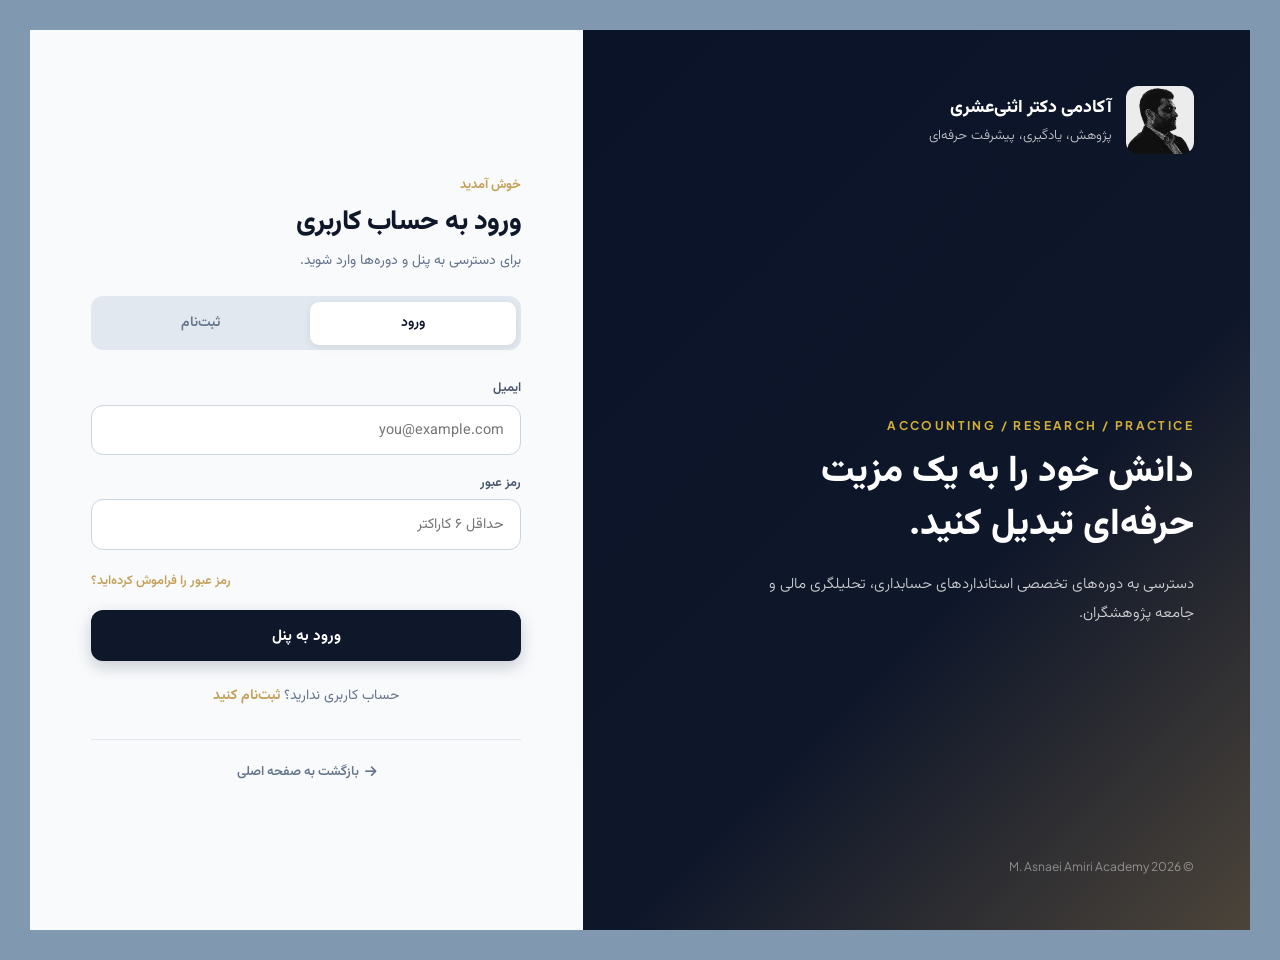
<file: login.html>
<!doctype html>
<html lang="fa" dir="rtl">
<head>
  <meta charset="utf-8">
  <meta name="viewport" content="width=device-width, initial-scale=1">
  <title>ورود و ثبت‌نام | آکادمی دکتر اثنی‌عشری امیری</title>
  
  <!-- فونت‌های جذاب وزیرمتن و Jakarta Sans -->
  <link rel="preconnect" href="https://fonts.googleapis.com">
  <link rel="preconnect" href="https://fonts.gstatic.com" crossorigin>
  <link href="https://fonts.googleapis.com/css2?family=Plus+Jakarta+Sans:wght@400;600;700&family=Vazirmatn:wght@300;400;500;600;700;800&display=swap" rel="stylesheet">

  <!-- آیکون‌ها و استایل اصلی -->
  <link rel="stylesheet" href="https://cdnjs.cloudflare.com/ajax/libs/font-awesome/6.5.1/css/all.min.css">
  <link rel="stylesheet" href="style.css">

  <style>
    /* استایل اعلان خطا/موفقیت */
    .auth-alert {
      padding: 0.75rem 1rem;
      border-radius: 10px;
      font-size: 0.85rem;
      display: none;
      align-items: center;
      gap: 0.5rem;
      margin-bottom: 1rem;
      animation: fadeIn 0.3s ease;
    }
    .auth-alert.error {
      background: #fef2f2;
      color: #b91c1c;
      border: 1px solid #fecaca;
    }
    .auth-alert.success {
      background: #f0fdf4;
      color: #15803d;
      border: 1px solid #bbf7d0;
    }
    @keyframes fadeIn {
      from { opacity: 0; transform: translateY(-6px); }
      to { opacity: 1; transform: translateY(0); }
    }
  </style>
</head>
<body>

  <main class="auth-page">
    
    <!-- سمت راست: بنر تصویر و معرفی آکادمی -->
    <section class="auth-hero">
      <div class="auth-hero-bg"></div>
      <div class="auth-hero-overlay"></div>

      <div style="position: relative; z-index: 10;">
        <div class="auth-card-header" style="justify-content: flex-start;">
          <div class="auth-logo-box">
            <img src="11.jpg" alt="دکتر میلاد اثنی عشری" class="auth-top-avatar" onerror="this.src='poster1.png'">
            <div class="auth-logo-text">
              <span class="sub" style="color: #ffffff; font-size: 1.1rem;">آکادمی دکتر اثنی‌عشری</span>
              <p style="margin-top: 0.25rem; color: rgba(255,255,255,0.75); font-size: 0.85rem; font-weight: 300;">پژوهش، یادگیری، پیشرفت حرفه‌ای</p>
            </div>
          </div>
        </div>
      </div>

      <div style="position: relative; z-index: 10; max-width: 440px;">
        <p class="auth-category-tag">ACCOUNTING / RESEARCH / PRACTICE</p>
        <h1 class="auth-hero-title">دانش خود را به یک مزیت حرفه‌ای تبدیل کنید.</h1>
        <p style="color: rgba(255,255,255,0.8); line-height: 1.85; font-size: 0.95rem; font-weight: 300;">
          دسترسی به دوره‌های تخصصی استانداردهای حسابداری، تحلیلگری مالی و جامعه پژوهشگران.
        </p>
      </div>

      <p style="position: relative; z-index: 10; font-size: 0.75rem; color: rgba(255,255,255,0.45); font-family: 'Plus Jakarta Sans', sans-serif;">
        © 2026 M. Asnaei Amiri Academy
      </p>
    </section>

    <!-- سمت چپ: فرم ورود / ثبت‌نام -->
    <section class="auth-content">
      <div class="auth-card">
       
        <!-- عنوان فرم -->
        <div style="margin-bottom: 1.5rem;">
          <p id="eyebrow" class="auth-eyebrow">خوش آمدید</p>
          <h2 id="title" class="auth-main-title">ورود به حساب کاربری</h2>
          <p id="subtitle" class="auth-subtitle">برای دسترسی به پنل و دوره‌ها وارد شوید.</p>
        </div>

        <!-- باکس پیام خطا/موفقیت -->
        <div id="authAlert" class="auth-alert"></div>

        <!-- تب‌های ورود / ثبت‌نام -->
        <div class="auth-tabs">
          <button id="loginTab" class="auth-tab-btn active" type="button">ورود</button>
          <button id="signupTab" class="auth-tab-btn" type="button">ثبت‌نام</button>
        </div>

        <!-- فرم احراز هویت -->
        <form id="authForm" style="display: flex; flex-direction: column; gap: 1.1rem;">
          <div id="nameGroup" style="display: none;">
            <label id="nameLabel" class="auth-label">نام و نام خانوادگی</label>
            <input type="text" id="nameField" class="auth-input" placeholder="مثال: زهرا درزیان">
          </div>

          <div>
            <label id="emailLabel" class="auth-label">ایمیل</label>
            <input type="email" id="emailField" required class="auth-input" placeholder="you@example.com">
          </div>

          <div>
            <label id="passwordLabel" class="auth-label">رمز عبور</label>
            <input type="password" id="passwordField" required class="auth-input" placeholder="حداقل ۶ کاراکتر">
          </div>

          <div id="forgot" style="text-align: left;">
            <a href="#" class="auth-forgot-link">رمز عبور را فراموش کرده‌اید؟</a>
          </div>

          <button type="submit" id="submitButton" class="auth-submit-btn">ورود به پنل</button>
        </form>

        <p id="switchText" class="auth-switch-text">
          حساب کاربری ندارید؟ <button id="switchButton" class="auth-switch-btn" type="button">ثبت‌نام کنید</button>
        </p>

        <div class="auth-footer-link">
          <a href="index.html" id="homeLink" class="auth-back-home">
            <i class="fa-solid fa-arrow-right"></i> بازگشت به صفحه اصلی
          </a>
        </div>

      </div>
    </section>
  </main>

  <script>
    const $ = id => document.getElementById(id);
    let signup = false;

    const alertBox = $('authAlert');
    function showAlert(msg, isSuccess = false) {
      alertBox.className = `auth-alert ${isSuccess ? 'success' : 'error'}`;
      alertBox.innerHTML = `<i class="fa-solid ${isSuccess ? 'fa-circle-check' : 'fa-circle-exclamation'}"></i> ${msg}`;
      alertBox.style.display = 'flex';
    }
    function hideAlert() {
      alertBox.style.display = 'none';
    }

    function render() {
      hideAlert();
      $('title').textContent = signup ? 'ساخت حساب کاربری' : 'ورود به حساب کاربری';
      $('subtitle').textContent = signup ? 'در چند ثانیه حساب خود را بسازید و شروع کنید.' : 'برای دسترسی به پنل و دوره‌ها وارد شوید.';
      $('nameGroup').style.display = signup ? 'block' : 'none';
      $('nameField').required = signup;
      $('forgot').style.display = signup ? 'none' : 'block';
      $('submitButton').textContent = signup ? 'ثبت‌نام در آکادمی' : 'ورود به پنل';

      $('switchText').innerHTML = signup 
        ? 'قبلاً ثبت‌نام کرده‌اید؟ ' 
        : 'حساب کاربری ندارید؟ ';

      let b = document.createElement('button');
      b.type = 'button';
      b.className = 'auth-switch-btn';
      b.textContent = signup ? 'وارد شوید' : 'ثبت‌نام کنید';
      b.onclick = () => { signup = !signup; render(); };
      $('switchText').appendChild(b);

      $('loginTab').classList.toggle('active', !signup);
      $('signupTab').classList.toggle('active', signup);
    }

    $('loginTab').onclick = () => { signup = false; render(); };
    $('signupTab').onclick = () => { signup = true; render(); };

    // عملیات ثبت‌نام و لاگین کاربر
    $('authForm').addEventListener('submit', (e) => {
      e.preventDefault();
      hideAlert();

      const email = $('emailField').value.trim().toLowerCase();
      const password = $('passwordField').value;
      const name = $('nameField').value.trim();

      // دیتابیس لوکال
      let users = JSON.parse(localStorage.getItem('academy_users') || '[]');

      if (signup) {
        // ۱. بررسی اعتبار فرم ثبت‌نام
        if (!name) {
          showAlert('لطفاً نام و نام خانوادگی خود را وارد کنید.');
          return;
        }
        if (password.length < 6) {
          showAlert('رمز عبور باید حداقل ۶ کاراکتر باشد.');
          return;
        }

        const existingUser = users.find(u => u.email === email);
        if (existingUser) {
          showAlert('این ایمیل قبلاً ثبت‌نام شده است. لطفاً وارد شوید.');
          return;
        }

        // ذخیره کاربر جدید
        const newUser = { id: Date.now(), name, email, password, joinedAt: new Date().toISOString() };
        users.push(newUser);
        localStorage.setItem('academy_users', JSON.stringify(users));
        localStorage.setItem('academy_currentUser', JSON.stringify(newUser));

        showAlert('ثبت‌نام با موفقیت انجام شد! در حال انتقال...', true);
        setTimeout(() => {
          window.location.href = 'index.html';
        }, 1200);

      } else {
        // ۲. فرآیند ورود
        const user = users.find(u => u.email === email && u.password === password);
        if (user) {
          localStorage.setItem('academy_currentUser', JSON.stringify(user));
          showAlert(`خوش آمدید ${user.name}! در حال انتقال به پنل...`, true);
          setTimeout(() => {
            window.location.href = 'index.html';
          }, 1200);
        } else {
          showAlert('ایمیل یا رمز عبور وارد شده نادرست است.');
        }
      }
    });

    render();
  </script>
</body>
</html>
</file>
<file: style.css>
* {
  box-sizing: border-box;
  margin: 0;
  padding: 0;
}

body {
  background-color: #8198b1;
  font-family: 'Vazirmatn', system-ui, -apple-system, sans-serif;
  padding: 30px;
  min-height: 100vh;
  color: #333;
}

/* =========================================
   هدر (Header)
========================================= */
.header-container {
  background: #edecea;
  display: flex;
  align-items: center;
  justify-content: space-between;
  padding: 12px 28px;
  gap: 20px;
  position: relative;
  border-radius: 22px;
  box-shadow: 9px 9px 18px #6c8096, -9px -9px 18px #96b0cc;
  border: 1px solid rgba(255, 255, 255, 0.4);
}

.logo-box {
  display: flex;
  align-items: center;
}

.logo-box img {
  height: 70px;
  width: 70px;
  border-radius: 50%;
  object-fit: cover;
  filter: grayscale(100%) opacity(0.85);
  transition: all 0.3s ease;
  box-shadow: 3px 3px 6px #cac9c7, -3px -3px 6px #ffffff;
}

.logo-box img:hover {
  filter: grayscale(0%) opacity(1);
}

.nav-menu {
  display: flex;
  align-items: center;
  gap: 12px;
}

.nav-wrapper {
  position: relative;
  display: inline-block;
}

.nav-item {
  height: 46px;
  width: 46px;
  background: #edecea;
  border: none;
  outline: none;
  border-radius: 14px;
  display: flex;
  align-items: center;
  justify-content: center;
  color: #4392c9;
  font-family: inherit;
  font-size: 17px;
  cursor: pointer;
  box-shadow: 5px 5px 10px #cac9c7, -5px -5px 10px #ffffff;
  transition: all 0.3s cubic-bezier(0.4, 0, 0.2, 1);
  overflow: hidden;
  white-space: nowrap;
  padding: 0 14px;
}

.nav-item span {
  max-width: 0;
  opacity: 0;
  transform: translateX(8px);
  transition: all 0.3s cubic-bezier(0.4, 0, 0.2, 1);
  font-size: 13.5px;
  font-weight: 600;
  color: #5f6f7f;
  margin-right: 0;
}

.nav-item:hover {
  width: auto;
  min-width: 120px;
  box-shadow: 6px 6px 12px #c1c0be, -6px -6px 12px #ffffff;
  color: #5f6f7f;
}

.nav-item:hover span {
  max-width: 140px;
  opacity: 1;
  transform: translateX(0);
  margin-right: 8px;
}

.nav-item.active {
  width: auto;
  min-width: 120px;
  box-shadow: inset 4px 4px 8px #cac9c7, inset -4px -4px 8px #ffffff;
  color: #5f6f7f;
}

.nav-item.active span {
  max-width: 140px;
  opacity: 1;
  transform: translateX(0);
  margin-right: 8px;
}

.dropdown-menu {
  position: absolute;
  top: 56px;
  right: 0;
  background: #edecea;
  border-radius: 16px;
  box-shadow: 8px 8px 16px #cac9c7, -8px -8px 16px #ffffff;
  min-width: 190px;
  padding: 8px;
  opacity: 0;
  visibility: hidden;
  transform: translateY(-8px);
  transition: all 0.25s ease;
  z-index: 100;
  border: 1px solid rgba(255, 255, 255, 0.5);
}

.nav-wrapper.open .dropdown-menu {
  opacity: 1;
  visibility: visible;
  transform: translateY(0);
}

.dropdown-menu a {
  display: flex;
  align-items: center;
  gap: 10px;
  padding: 10px 14px;
  color: #555e64;
  text-decoration: none;
  font-size: 13px;
  font-weight: 500;
  border-radius: 10px;
  transition: all 0.2s ease;
}

.dropdown-menu a:hover {
  background: rgba(36, 129, 186, 0.08);
  color: #4392c9;
  transform: translateX(-3px);
}

/* کنترل‌های چپ هدر (جستجو + دکمه لاگین) */
.header-actions {
  display: flex;
  align-items: center;
  gap: 12px;
}

.search-container {
  width: 200px;
  height: 46px;
  background: #edecea;
  border-radius: 14px;
  box-shadow: inset 3px 3px 6px #cac9c7, inset -3px -3px 6px #ffffff;
  display: flex;
  align-items: center;
  padding: 4px 6px 4px 12px;
  transition: all 0.3s ease;
}

.search-container:focus-within {
  box-shadow: inset 4px 4px 8px #bebebe, inset -4px -4px 8px #ffffff;
}

.search-container input {
  border: none;
  outline: none;
  background: transparent;
  width: 100%;
  font-family: inherit;
  font-size: 13px;
  color: #495057;
  text-align: right;
  padding-left: 8px;
}

.search-container input::placeholder {
  color: #8c9399;
  font-size: 12.5px;
}

.search-btn {
  width: 34px;
  height: 34px;
  min-width: 34px;
  background: #4392c9;
  border-radius: 10px;
  border: none;
  display: flex;
  align-items: center;
  justify-content: center;
  color: #fff;
  font-size: 13px;
  cursor: pointer;
  box-shadow: 2px 2px 5px rgba(0, 0, 0, 0.15);
  transition: all 0.2s ease;
}

.search-btn:hover {
  background: #2b74a8;
  transform: scale(0.96);
}

/* دکمه ورود / لاگین */
.login-btn {
  height: 46px;
  padding: 0 18px;
  background: #edecea;
  border-radius: 14px;
  border: 1px solid rgba(255, 255, 255, 0.6);
  display: inline-flex;
  align-items: center;
  gap: 8px;
  color: #3884b7;
  text-decoration: none;
  font-size: 13.5px;
  font-weight: 700;
  box-shadow: 5px 5px 10px #cac9c7, -5px -5px 10px #ffffff;
  transition: all 0.25s ease;
  white-space: nowrap;
}

.login-btn i {
  font-size: 15px;
  transition: transform 0.25s ease;
}

.login-btn:hover {
  background: #4392c9;
  color: #ffffff;
  box-shadow: 4px 4px 10px #b8b7b5, -4px -4px 10px #ffffff;
  transform: translateY(-2px);
}

.login-btn:hover i {
  transform: translateX(-3px);
}

/* =========================================
   بخش بادی اصلی (Body Section)
========================================= */
.body-wrapper {
  display: grid;
  grid-template-columns: 290px 1fr;
  gap: 25px;
  margin-top: 25px;
}

/* --- کارت نقل‌قول سمت چپ --- */
.quote-card {
  background: #dedede;
  border-radius: 16px;
  box-shadow: 9px 9px 18px #6c8096, -9px -9px 18px #96b0cc;
  overflow: hidden;
  display: flex;
  flex-direction: column;
  border: 1px solid rgba(255, 255, 255, 0.4);
}

.quote-card-body {
  padding: 22px 18px;
  display: flex;
  flex-direction: column;
  align-items: center;
  text-align: center;
  flex: 1;
}

.quote-title {
  font-size: 16.5px;
  font-weight: 800;
  color: #273039;
  margin-bottom: 2px;
}

.quote-subtitle {
  font-size: 12px;
  font-style: italic;
  color: #7b8590;
  margin-bottom: 18px;
}

.quote-text {
  font-size: 12.5px;
  line-height: 1.95;
  color: #4a545e;
  text-align: justify;
  position: relative;
  margin-bottom: 14px;
}

.quote-text .quote-icon {
  color: #4392c9;
  font-size: 14px;
  vertical-align: middle;
}

.quote-author {
  margin-top: auto;
  display: flex;
  flex-direction: column;
  align-items: center;
  gap: 8px;
}

.quote-author img {
  width: 58px;
  height: 58px;
  border-radius: 50%;
  object-fit: cover;
  box-shadow: 3px 3px 8px #bebebe, -3px -3px 8px #ffffff;
  border: 2px solid #ffffff;
}

.quote-author span {
  font-size: 13.5px;
  font-weight: 700;
  color: #2b353e;
}

/* --- پنل دوره‌های آکادمی سمت راست --- */
.academy-panel {
  background: #dedede;
  border-radius: 16px;
  box-shadow: 9px 9px 18px #6c8096, -9px -9px 18px #96b0cc;
  padding: 30px 40px;
  flex-direction: column;
  border: 1px solid rgba(255, 255, 255, 0.4);
  min-height: 480px;
}

.panel-header {
  align-items: right;
  display: flex;
  margin-bottom: 25px;
}

.panel-header h2 {
  font-size: 24px;
  font-weight: 800;
  color: #727c87;
  position: relative;
  padding-bottom: 8px;
}

.panel-header h2::after {
  content: '';
  position: absolute;
  bottom: 0;
  right: 0;
  width: 100%;
  height: 2px;
  background: #b5bcc3;
}

.panel-content {
  display: flex;
  align-items: center;
  justify-content: space-between;
  gap: 30px;
  flex: 1;
}

.slider-bullets {
  display: flex;
  flex-direction: column;
  gap: 12px;
}

.slider-bullet {
  width: 9px;
  height: 9px;
  background-color: #3b4550;
  border-radius: 50%;
  cursor: pointer;
  transition: all 0.3s ease;
}

.slider-bullet.active {
  background-color: #4392c9;
  transform: scale(1.4);
  box-shadow: 0 0 0 2px rgba(67, 146, 201, 0.3);
}

.course-poster-box {
  width: 270px;
  height: 360px;
  flex-shrink: 0;
  border-radius: 10px;
  overflow: hidden;
  box-shadow: 6px 6px 14px #bebebe, -6px -6px 14px #ffffff;
  background: #333;
}

.course-poster-box img {
  width: 100%;
  height: 100%;
  object-fit: cover;
  display: block;
  transition: opacity 0.35s ease;
}

.course-details {
  flex: 1;
  display: flex;
  flex-direction: column;
  align-items: flex-start;
  text-align: right;
}

.course-category {
  font-size: 13.5px;
  color: #8c96a0;
  margin-bottom: 8px;
  align-self: flex-start;
}

.course-title {
  font-size: 26px;
  font-weight: 800;
  color: #3988be;
  line-height: 1.45;
  margin-bottom: 18px;
  text-align: right;
}

.course-description {
  font-size: 13.5px;
  line-height: 2.1;
  color: #555f69;
  text-align: justify;
  margin-bottom: 30px;
}

.btn-more {
  background: #5f6b76;
  color: #ffffff;
  border: none;
  outline: none;
  font-family: inherit;
  font-size: 13.5px;
  font-weight: 600;
  padding: 10px 24px;
  border-radius: 10px;
  display: inline-flex;
  align-items: center;
  gap: 10px;
  cursor: pointer;
  box-shadow: 4px 4px 8px #bebebe, -4px -4px 8px #ffffff;
  transition: all 0.25s ease;
  text-decoration: none;
}

.btn-more:hover {
  background: #4392c9;
  transform: translateY(-2px);
  box-shadow: 5px 5px 12px #bebebe, -5px -5px 12px #ffffff;
}

.btn-more i {
  font-size: 12px;
}

/* =========================================
   سکشن مقالات کرکره‌ای
========================================= */
.articles-section {
  background: #dedede;
  border-radius: 16px;
  box-shadow: 9px 9px 18px #6c8096, -9px -9px 18px #96b0cc;
  border: 1px solid rgba(255, 255, 255, 0.4);
  padding: 30px 40px;
  margin-top: 25px;
}

.shutter-container {
  display: flex;
  gap: 14px;
  height: 290px;
  width: 100%;
  margin-top: 15px;
}

.shutter-blade {
  flex: 1;
  height: 100%;
  background: #edecea;
  border-radius: 14px;
  border: 1px solid rgba(255, 255, 255, 0.55);
  box-shadow: 5px 5px 10px #cac9c7, -5px -5px 10px #ffffff;
  position: relative;
  overflow: hidden;
  cursor: pointer;
  transition: flex 0.55s cubic-bezier(0.25, 1, 0.5, 1),
              box-shadow 0.35s ease,
              transform 0.35s ease;
  display: flex;
}

.shutter-blade:hover,
.shutter-blade.active {
  flex: 4.5;
  box-shadow: 8px 8px 18px #b4b3b1, -8px -8px 18px #ffffff;
  transform: translateY(-2px);
}

.blade-spine {
  position: absolute;
  inset: 0;
  display: flex;
  flex-direction: column;
  align-items: center;
  justify-content: space-between;
  padding: 20px 8px;
  background: #edecea;
  z-index: 2;
  transition: opacity 0.25s ease;
}

.shutter-blade.active .blade-spine,
.shutter-blade:hover .blade-spine {
  opacity: 0;
  pointer-events: none;
}

.blade-num {
  width: 32px;
  height: 32px;
  border-radius: 9px;
  background: #4392c9;
  color: #fff;
  font-size: 13px;
  font-weight: 800;
  display: flex;
  align-items: center;
  justify-content: center;
  box-shadow: 2px 2px 5px rgba(0,0,0,0.15);
}

.blade-vertical-title {
  writing-mode: vertical-rl;
  transform: rotate(180deg);
  font-size: 13px;
  font-weight: 700;
  color: #555f69;
  white-space: nowrap;
  overflow: hidden;
  text-overflow: ellipsis;
  max-height: 170px;
}

.blade-spine i {
  color: #8c96a0;
  font-size: 14px;
}

.blade-content {
  position: absolute;
  inset: 0;
  padding: 24px 28px;
  display: flex;
  flex-direction: column;
  justify-content: space-between;
  opacity: 0;
  pointer-events: none;
  transition: opacity 0.35s ease 0.15s;
  z-index: 3;
  background: linear-gradient(145deg, #f2f1ef, #e6e5e3);
}

.shutter-blade.active .blade-content,
.shutter-blade:hover .blade-content {
  opacity: 1;
  pointer-events: auto;
}

.art-badge-top {
  display: inline-flex;
  align-items: center;
  gap: 7px;
  background: rgba(67, 146, 201, 0.12);
  color: #4392c9;
  padding: 4px 12px;
  border-radius: 8px;
  font-size: 11.5px;
  font-weight: 700;
  align-self: flex-start;
}

.art-full-title {
  font-size: 15.5px;
  font-weight: 800;
  color: #2b353e;
  line-height: 1.8;
  margin: 10px 0 6px;
}

.art-authors {
  font-size: 12.5px;
  color: #6a7682;
  line-height: 1.8;
  display: flex;
  align-items: center;
  gap: 6px;
}

.art-authors i {
  color: #4392c9;
}

.art-footer-row {
  display: flex;
  align-items: center;
  justify-content: space-between;
  border-top: 1px solid rgba(0, 0, 0, 0.07);
  padding-top: 12px;
  margin-top: auto;
}

.art-year-tag {
  font-size: 12px;
  color: #8c96a0;
  font-weight: 600;
}

.art-btn-link {
  display: inline-flex;
  align-items: center;
  gap: 8px;
  background: #4392c9;
  color: #fff;
  text-decoration: none;
  font-size: 12.5px;
  font-weight: 600;
  padding: 7px 16px;
  border-radius: 9px;
  box-shadow: 2px 3px 6px rgba(67, 146, 201, 0.35);
  transition: all 0.25s ease;
}

.art-btn-link:hover {
  background: #2b74a8;
  transform: translateY(-2px);
}

/* =========================================
   سکشن درباره من (About Section)
========================================= */
.about-section {
  background: #dedede;
  border-radius: 16px;
  box-shadow: 9px 9px 18px #6c8096, -9px -9px 18px #96b0cc;
  border: 1px solid rgba(255, 255, 255, 0.4);
  padding: 30px 40px;
  margin-top: 25px;
  position: relative;
  overflow: hidden;
}

.about-card {
  position: relative;
  background: #edecea;
  border-radius: 14px;
  border: 1px solid rgba(255, 255, 255, 0.55);
  box-shadow: inset 3px 3px 7px #cac9c7, inset -3px -3px 7px #ffffff;
  padding: 35px 30px;
  min-height: 420px;
  display: flex;
  align-items: center;
  overflow: hidden;
}

.about-bg-watermark {
  position: absolute;
  left: -20px;
  top: 50%;
  transform: translateY(-50%);
  width: 380px;
  height: 380px;
  background-image: url('1.jpg');
  background-size: cover;
  background-position: center;
  border-radius: 50%;
  opacity: 0.8;
  filter: grayscale(100%) contrast(120%);
  pointer-events: none;
  mask-image: radial-gradient(circle, rgba(0,0,0,1) 40%, rgba(0,0,0,0) 80%);
  -webkit-mask-image: radial-gradient(circle, rgba(0,0,0,1) 40%, rgba(0,0,0,0) 80%);
}

.about-content {
  position: relative;
  z-index: 2;
  max-width: 85%;
}

.about-name-tag {
  display: inline-flex;
  align-items: center;
  gap: 8px;
  color: #4392c9;
  font-size: 14px;
  font-weight: 700;
  margin-bottom: 12px;
}

.about-text {
  font-size: 13.5px;
  line-height: 2.3;
  color: #4a545e;
  text-align: justify;
}

/* =========================================
   فوتر آکادمی
========================================= */
.site-footer {
  margin-top: 25px;
  padding: 34px 40px 18px;
  background: #dedede;
  border: 1px solid rgba(255, 255, 255, 0.4);
  border-radius: 16px;
  box-shadow: 9px 9px 18px #6c8096, -9px -9px 18px #96b0cc;
  color: #4a545e;
}

.footer-content {
  display: grid;
  grid-template-columns: 1.4fr 0.8fr 1fr;
  gap: 45px;
  align-items: start;
}

.footer-brand {
  display: flex;
  align-items: flex-start;
  gap: 16px;
}

.footer-logo {
  width: 72px;
  height: 72px;
  flex-shrink: 0;
  object-fit: cover;
  border-radius: 50%;
  border: 2px solid #ffffff;
  filter: grayscale(100%);
  box-shadow: 4px 4px 9px #bebebe, -4px -4px 9px #ffffff;
  transition: 0.3s ease;
}

.footer-logo:hover {
  filter: grayscale(0%);
  transform: translateY(-2px);
}

.footer-brand-text h3 {
  margin-bottom: 8px;
  color: #2b353e;
  font-size: 17px;
  font-weight: 800;
}

.footer-brand-text p {
  max-width: 420px;
  color: #66717c;
  font-size: 12.5px;
  line-height: 2;
  text-align: justify;
}

.footer-column h4 {
  display: inline-block;
  position: relative;
  margin-bottom: 18px;
  padding-bottom: 7px;
  color: #39434c;
  font-size: 15px;
  font-weight: 800;
}

.footer-column h4::after {
  content: '';
  position: absolute;
  right: 0;
  bottom: 0;
  width: 100%;
  height: 2px;
  border-radius: 5px;
  background: #4392c9;
}

.footer-links,
.footer-contact {
  display: flex;
  flex-direction: column;
  gap: 11px;
  list-style: none;
}

.footer-links a,
.footer-contact a,
.footer-contact span {
  display: flex;
  align-items: center;
  gap: 9px;
  color: #5d6872;
  font-size: 12.5px;
  line-height: 1.8;
  text-decoration: none;
  transition: 0.25s ease;
}

.footer-links i,
.footer-contact i {
  width: 18px;
  color: #4392c9;
  text-align: center;
}

.footer-links a:hover,
.footer-contact a:hover {
  color: #2b74a8;
  transform: translateX(-4px);
}

.footer-socials {
  display: flex;
  gap: 10px;
  margin-top: 18px;
}

.footer-socials a {
  width: 38px;
  height: 38px;
  display: inline-flex;
  align-items: center;
  justify-content: center;
  border-radius: 11px;
  background: #dedede;
  color: #4392c9;
  font-size: 16px;
  text-decoration: none;
  box-shadow: 4px 4px 8px #bcbcbc, -4px -4px 8px #ffffff;
  transition: 0.25s ease;
}

.footer-socials a:hover {
  color: #ffffff;
  background: #4392c9;
  transform: translateY(-3px);
  box-shadow: 4px 5px 10px rgba(43, 116, 168, 0.35);
}

.footer-bottom {
  display: flex;
  align-items: center;
  justify-content: space-between;
  gap: 20px;
  margin-top: 28px;
  padding-top: 17px;
  border-top: 1px solid rgba(86, 99, 112, 0.18);
}

.footer-bottom p {
  color: #6e7882;
  font-size: 11.5px;
}

.footer-bottom strong {
  color: #4392c9;
}

.back-to-top {
  width: 38px;
  height: 38px;
  flex-shrink: 0;
  border: none;
  border-radius: 11px;
  background: #dedede;
  color: #4392c9;
  font-size: 14px;
  cursor: pointer;
  box-shadow: 4px 4px 8px #bcbcbc, -4px -4px 8px #ffffff;
  transition: 0.25s ease;
}

.back-to-top:hover {
  color: #ffffff;
  background: #4392c9;
  transform: translateY(-3px);
}

/* واکنش‌گرایی هدر و بدنه */
@media (max-width: 1024px) {
  .header-container {
    flex-wrap: wrap;
  }
  .body-wrapper {
    grid-template-columns: 1fr;
  }
  .panel-content {
    flex-direction: column-reverse;
    text-align: center;
  }
  .course-details {
    align-items: center;
    text-align: center;
  }
  .course-poster-box {
    width: 220px;
    height: 300px;
  }
  .slider-bullets {
    flex-direction: row;
  }
  .shutter-container {
    flex-direction: column;
    height: auto;
  }
  .shutter-blade {
    min-height: 65px;
    flex: none;
  }
  .shutter-blade:hover,
  .shutter-blade.active {
    min-height: 240px;
    flex: none;
  }
  .blade-spine {
    flex-direction: row;
    padding: 14px 18px;
  }
  .blade-vertical-title {
    writing-mode: horizontal-tb;
    transform: none;
    max-height: none;
  }
  .about-content {
    max-width: 100%;
  }
  .about-bg-watermark {
    opacity: 0.08;
  }
}

@media (max-width: 900px) {
  .site-footer {
    padding: 30px 25px 18px;
  }
  .footer-content {
    grid-template-columns: 1fr 1fr;
    gap: 32px;
  }
  .footer-brand {
    grid-column: 1 / -1;
  }
}

@media (max-width: 600px) {
  body {
    padding: 15px;
  }
  .header-actions {
    width: 100%;
    justify-content: space-between;
  }
  .search-container {
    width: 100%;
  }
  .site-footer {
    padding: 26px 20px 16px;
  }
  .footer-content {
    grid-template-columns: 1fr;
    gap: 28px;
  }
  .footer-brand {
    grid-column: auto;
    flex-direction: column;
  }
  .footer-brand-text p {
    max-width: 100%;
  }
  .footer-bottom {
    flex-direction: column;
    align-items: flex-start;
  }
  .back-to-top {
    align-self: flex-end;
  }
}
body, input, button {
  font-family: 'Vazirmatn', -apple-system, BlinkMacSystemFont, 'Segoe UI', Roboto, sans-serif;
}

.auth-page {
  min-height: 100vh;
  display: flex;
  background-color: #f8fafc;
}

.auth-hero {
  position: relative;
  flex: 1.1;
  background-color: #0b1329;
  color: #ffffff;
  padding: 3.5rem;
  display: flex;
  flex-direction: column;
  justify-content: space-between;
  overflow: hidden;
}

.auth-hero-bg {
  position: absolute;
  inset: 0;
  background-image: url('https://images.unsplash.com/photo-1554224155-6726b3ff858f?auto=format&fit=crop&w=1400&q=85');
  background-size: cover;
  background-position: center;
  opacity: 0.28;
}

.auth-hero-overlay {
  position: absolute;
  inset: 0;
  background: linear-gradient(135deg, rgba(11,19,41,0.96) 0%, rgba(15,23,42,0.85) 60%, rgba(197,160,89,0.35) 100%);
}

.auth-brand-link {
  font-size: 1.6rem;
  font-weight: 800;
  color: #ffffff;
  text-decoration: none;
  letter-spacing: -0.02em;
}

.auth-category-tag {
  font-size: 0.75rem;
  letter-spacing: 0.2em;
  color: #d4af37;
  margin-bottom: 0.8rem;
  font-weight: 700;
  font-family: 'Plus Jakarta Sans', sans-serif;
}

.auth-hero-title {
  font-size: 2.3rem;
  line-height: 1.45;
  margin-bottom: 1.1rem;
  font-weight: 800;
}

.auth-content {
  flex: 1;
  display: flex;
  align-items: center;
  justify-content: center;
  padding: 2.5rem 1.5rem;
}

.auth-card {
  width: 100%;
  max-width: 430px;
}

/* هدر کارت شامل عکس 11.jpg */
.auth-card-header {
  display: flex;
  justify-content: space-between;
  align-items: center;
  margin-bottom: 2rem;
}

.auth-logo-box {
  display: flex;
  align-items: center;
  gap: 0.85rem;
}

.auth-top-avatar {
  width: 68px;
  height: 68px;
  border-radius: 12px;
  object-fit: cover;
  color: #ffffff;
}

.auth-eyebrow {
  font-size: 0.82px solid #ffffff;
}

.auth-logo-text {
  display: flex;
  flex-direction: column;
}

.auth-logo-text .title {
  font-size: 0.75rem;
  color: #64748b;
  font-weight: 500;
}

.auth-logo-text .sub {
  font-size: 0.95rem;
  font-weight: 800;
  color: #0f172a;
}

.auth-lang-btn {
  font-size: 0.75rem;
  font-family: 'Plus Jakarta Sans', sans-serif;
  font-weight: 700;
  padding: 0.4rem 0.9rem;
  border-radius: 20px;
  border: 1px solid rgba(15, 23, 42, 0.15);
  background: #ffffff;
  color: #334155;
  cursor: pointer;
  transition: all 0.2s ease;
}

.auth-lang-btn:hover {
  background: #0f172a;
  color: #ffffff;
}

.auth-eyebrow {
  font-size: 0.8rem;
  color: #c5a059;
  font-weight: 700;
  margin-bottom: 0.4rem;
}

.auth-main-title {
  font-size: 1.7rem;
  font-weight: 800;
  color: #0f172a;
  margin-bottom: 0.4rem;
  letter-spacing: -0.02em;
}

.auth-subtitle {
  font-size: 0.88rem;
  color: #64748b;
  font-weight: 400;
}

/* تب‌های ورود و ثبت‌نام */
.auth-tabs {
  display: flex;
  gap: 0.4rem;
  padding: 0.35rem;
  background: #e2e8f0;
  border-radius: 12px;
  margin-bottom: 1.75rem;
}

.auth-tab-btn {
  flex: 1;
  padding: 0.65rem;
  border-radius: 9px;
  font-size: 0.875rem;
  font-weight: 600;
  border: none;
  background: transparent;
  color: #64748b;
  cursor: pointer;
  transition: all 0.25s ease;
}

.auth-tab-btn.active {
  background: #ffffff;
  color: #0f172a;
  box-shadow: 0 2px 8px rgba(0, 0, 0, 0.08);
}

.auth-label {
  font-size: 0.8rem;
  color: #475569;
  font-weight: 600;
  margin-bottom: 0.4rem;
  display: block;
}

.auth-input {
  width: 100%;
  padding: 0.8rem 1rem;
  border-radius: 12px;
  border: 1.5px solid #cbd5e1;
  background-color: #ffffff;
  font-size: 0.9rem;
  color: #0f172a;
  outline: none;
  transition: all 0.2s ease;
  box-sizing: border-box;
}

.auth-input:focus {
  border-color: #0f172a;
  box-shadow: 0 0 0 4px rgba(15, 23, 42, 0.08);
}

.auth-forgot-link {
  font-size: 0.8rem;
  color: #c5a059;
  text-decoration: none;
  font-weight: 600;
  transition: opacity 0.2s;
}

.auth-forgot-link:hover {
  opacity: 0.8;
}

.auth-submit-btn {
  width: 100%;
  padding: 0.85rem;
  border-radius: 12px;
  background: #0f172a;
  color: #ffffff;
  font-size: 0.95rem;
  font-weight: 700;
  border: none;
  cursor: pointer;
  box-shadow: 0 6px 16px rgba(15, 23, 42, 0.2);
  transition: all 0.2s ease;
}

.auth-submit-btn:hover {
  background: #c5a059;
  transform: translateY(-1px);
}

.auth-switch-text {
  text-align: center;
  font-size: 0.875rem;
  color: #64748b;
  margin-top: 1.5rem;
}

.auth-switch-btn {
  background: none;
  border: none;
  color: #c5a059;
  cursor: pointer;
  font-weight: 700;
  font-family: inherit;
  font-size: 0.875rem;
}

.auth-footer-link {
  margin-top: 2rem;
  padding-top: 1.25rem;
  border-top: 1px solid #e2e8f0;
  text-align: center;
}

.auth-back-home {
  font-size: 0.82rem;
  color: #64748b;
  text-decoration: none;
  font-weight: 600;
  display: inline-flex;
  align-items: center;
  gap: 0.4rem;
  transition: color 0.2s;
}

.auth-back-home:hover {
  color: #0f172a;
}

@media (max-width: 1024px) {
  .auth-hero {
    display: none;
  }
}
</file>
